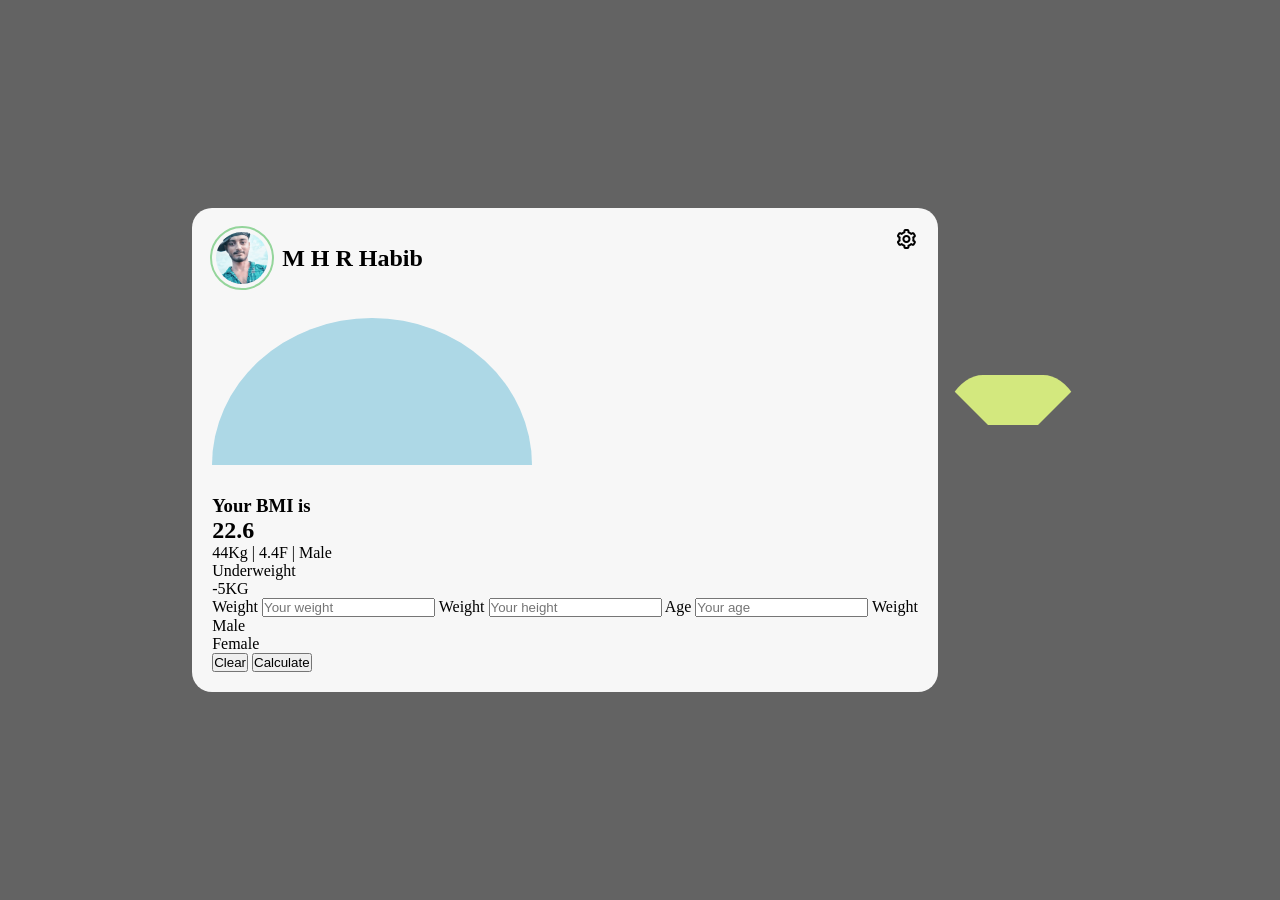
<file: BMI-calculator/index.html>
<!DOCTYPE html>
<html lang="en">
<head>
    <meta charset="UTF-8">
    <meta name="viewport" content="width=device-width, initial-scale=1.0">
    <title>BMI calculator</title>
    <!-- Boxicons CSS -->
    <link href='https://unpkg.com/boxicons@2.1.4/css/boxicons.min.css' rel='stylesheet'>
    <!-- css  -->
    <link rel="stylesheet" href="style.css">
</head>
<body>
    <div class="container">
        <div class="top-bar">
            <div class="profile">
                <img src="./img/habib.jpg" alt="User img">
                <h2>M H R Habib</h2>
            </div>
            <div class="setting">
                <i class='bx bx-cog'></i>
            </div>
        </div>
        <div class="calculation-chart">

        </div>
        <div class="calculation-info">
            <h3>Your BMI is</h3>
            <h2>22.6</h2>
            <p>44Kg | 4.4F | Male</p>
        </div>
        <div class="result-display">
            <p>Underweight</p>
            <p>-5KG</p>
        </div>
        <div class="user-input">
            <label for="userWeight">Weight</label>
            <input type="number" name="number" id="userWeight" placeholder="Your weight">
            
            <label for="userHeight">Weight</label>
            <input type="number" name="number" id="userHeight" placeholder="Your height">

            <label for="userAge">Age</label>
            <input type="number" name="number" id="userAge" placeholder="Your age">

            <label for="userGender">Weight</label>
            <div class="genter-box">
                <p>Male</p>
                <p>Female</p>
            </div>

        </div>
        <div class="buttons">
            <button>Clear</button>
            <button>Calculate</button>
        </div>
    </div>

    <div class="div1"></div>
</body>
</html>
</file>
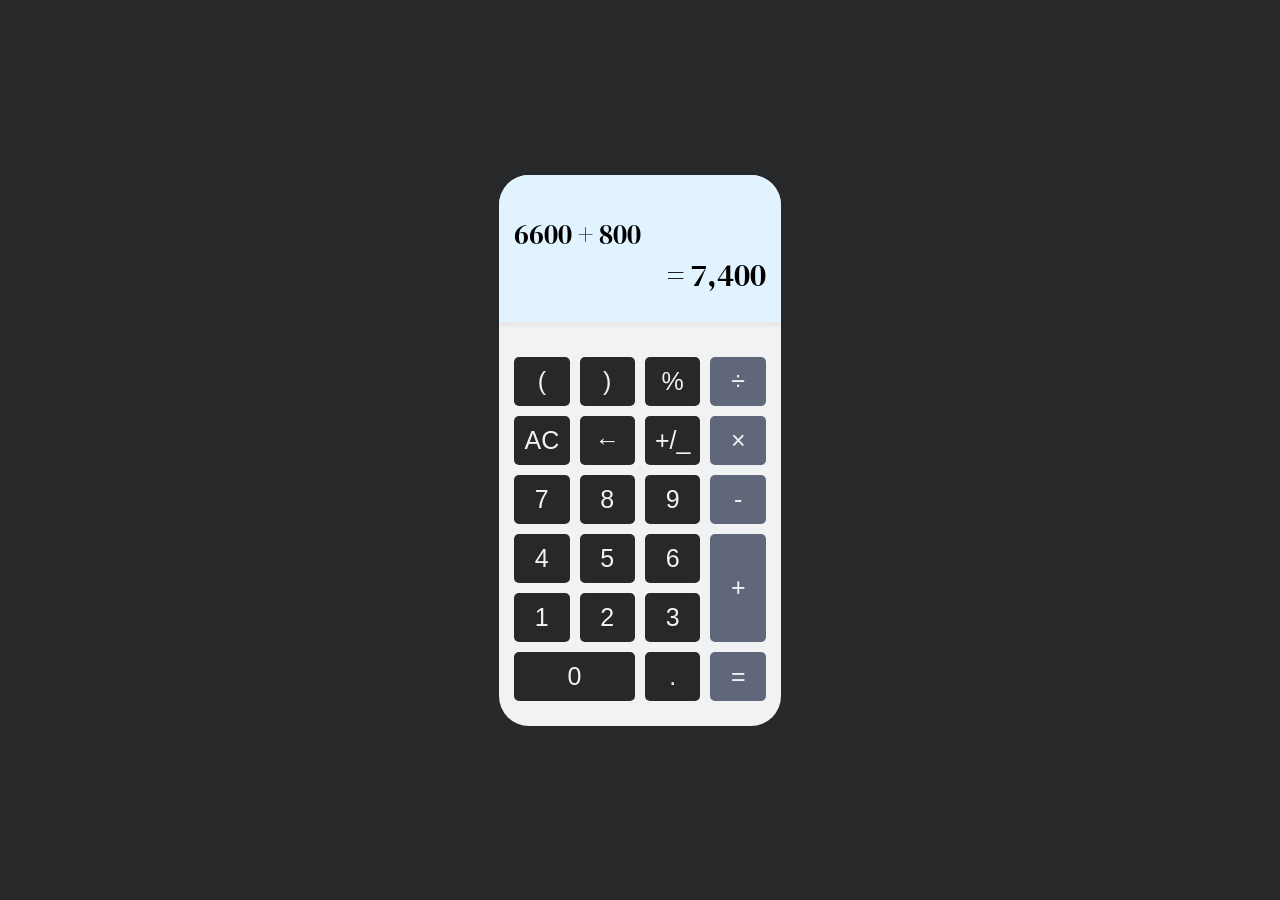
<file: Calculator/index.html>
<!DOCTYPE html>
<html lang="en">
<head>
    <meta charset="UTF-8">
    <meta name="viewport" content="width=device-width, initial-scale=1.0">
    <title>Calculator</title>
    <link rel="stylesheet" href="style.css">
    <!-- Boxicons CSS -->
    <link href='https://unpkg.com/boxicons@2.1.4/css/boxicons.min.css' rel='stylesheet'>
</head>
<body>

    <div class="container">
        <div class="display-area">
           <p id="calculate">6600 + 800</p>
           <p id="resultDisplay"> = 7,400</p>
        </div>
        <div class="buttons">
            <button class="button" data-value="(">(</button>
            <button class="button" data-value=")">)</button>
            <button class="button" data-value="%">%</button>
            <button class="button op" data-value="/">÷</button>
            <button class="button" data-value="ac">AC</button>
            <button class="button" data-value="del" id="backSpace">←</button>
            <button class="button" data-value="">+/_</button>
            <button class="button op" data-value="*">×</button>
            <button class="button" data-value="7">7</button>
            <button class="button" data-value="8">8</button>
            <button class="button" data-value="9">9</button>
            <button class="button op" data-value="-"> -</button>
            <button class="button" data-value="4">4</button>
            <button class="button" data-value="5">5</button>
            <button class="button" data-value="6">6</button>
            <button class="button op" data-value="+" style="grid-row: span 2">+</button>
            <button class="button" data-value="1">1</button>
            <button class="button" data-value="2">2</button>
            <button class="button" data-value="3">3</button>
            <button class="button" data-value="0" style="grid-column: span 2">0</button>
            <button class="button" data-value=".">.</button>
            <button class="button op" data-value="="> =</button>
        </div>
    </div>

     <script src="./app.js"></script>
</body>
</html>
</file>
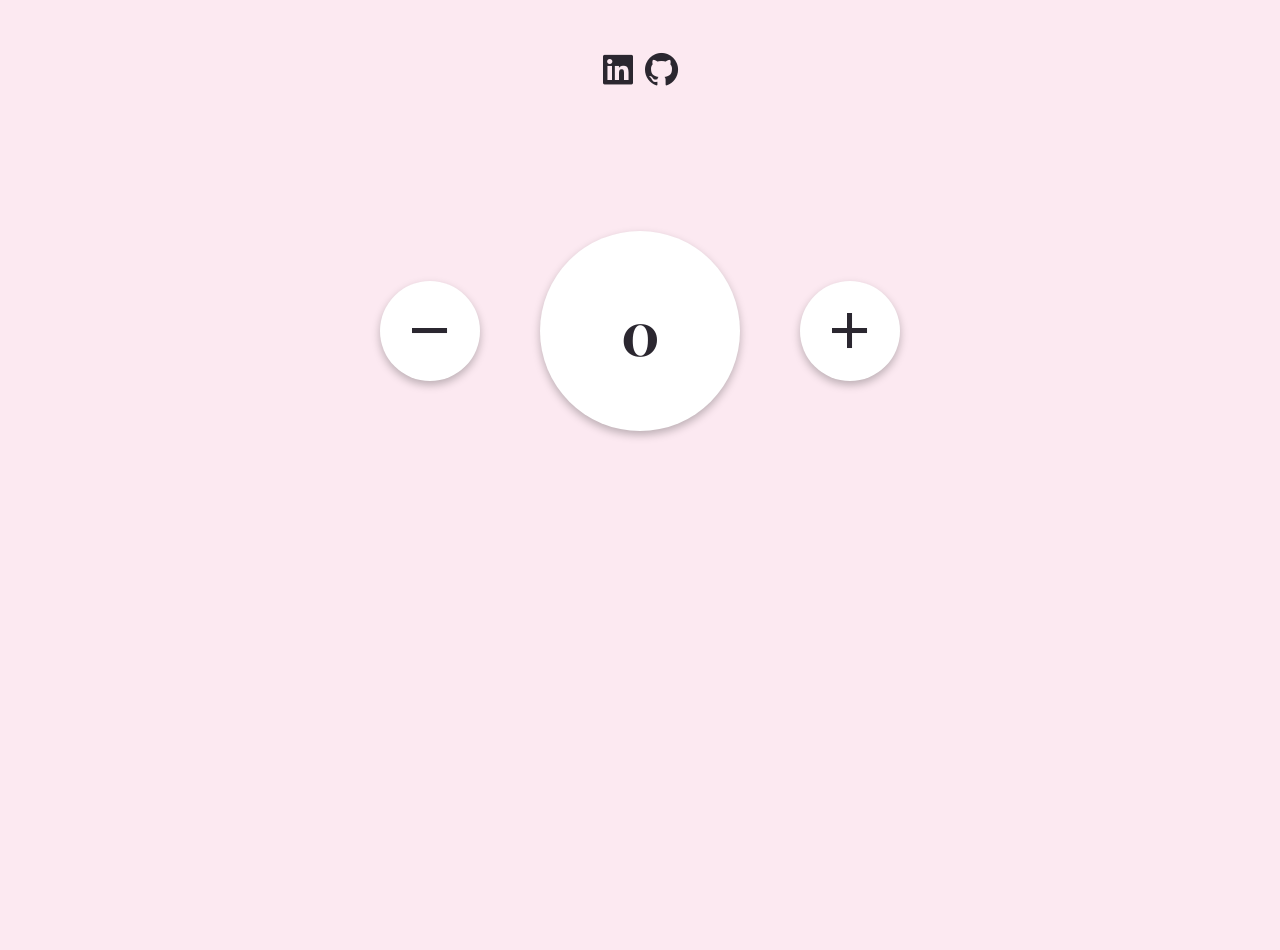
<file: Counter-App/index.html>
<!DOCTYPE html>
<html lang="en">
<head>
    <meta charset="UTF-8">
    <meta name="viewport" content="width=device-width, initial-scale=1.0">
    <title>Count App</title>
    <!-- Boxicons CSS -->
    <link href='https://unpkg.com/boxicons@2.1.4/css/boxicons.min.css' rel='stylesheet'>
    <!-- custom style file  -->
    <link rel="stylesheet" href="style.css">
</head>
<body>

    <nav>
        <div class="social-icons">
            <a target="_blank" href="https://www.linkedin.com/in/habibjx/"><i class='bx bxl-linkedin-square' ></i></a>
            <a target="_blank" href="https://github.com/habibjx"><i class='bx bxl-github'></i></a>
        </div>
    </nav>
    
    <header>
       <div class="container">
        <div class="cyrcle decrease">
            <i class='bx bx-minus'></i>
        </div>
        <div class="cyrcle display">00</div>
        <div class="cyrcle increase">
            <i class='bx bx-plus' ></i>
        </div>
        <div class="cyrcle reset disable">Reset</div>
       </div>
    </header>

    <!-- js file  -->
     <script src="./app.js"></script>
</body>
</html>
</file>
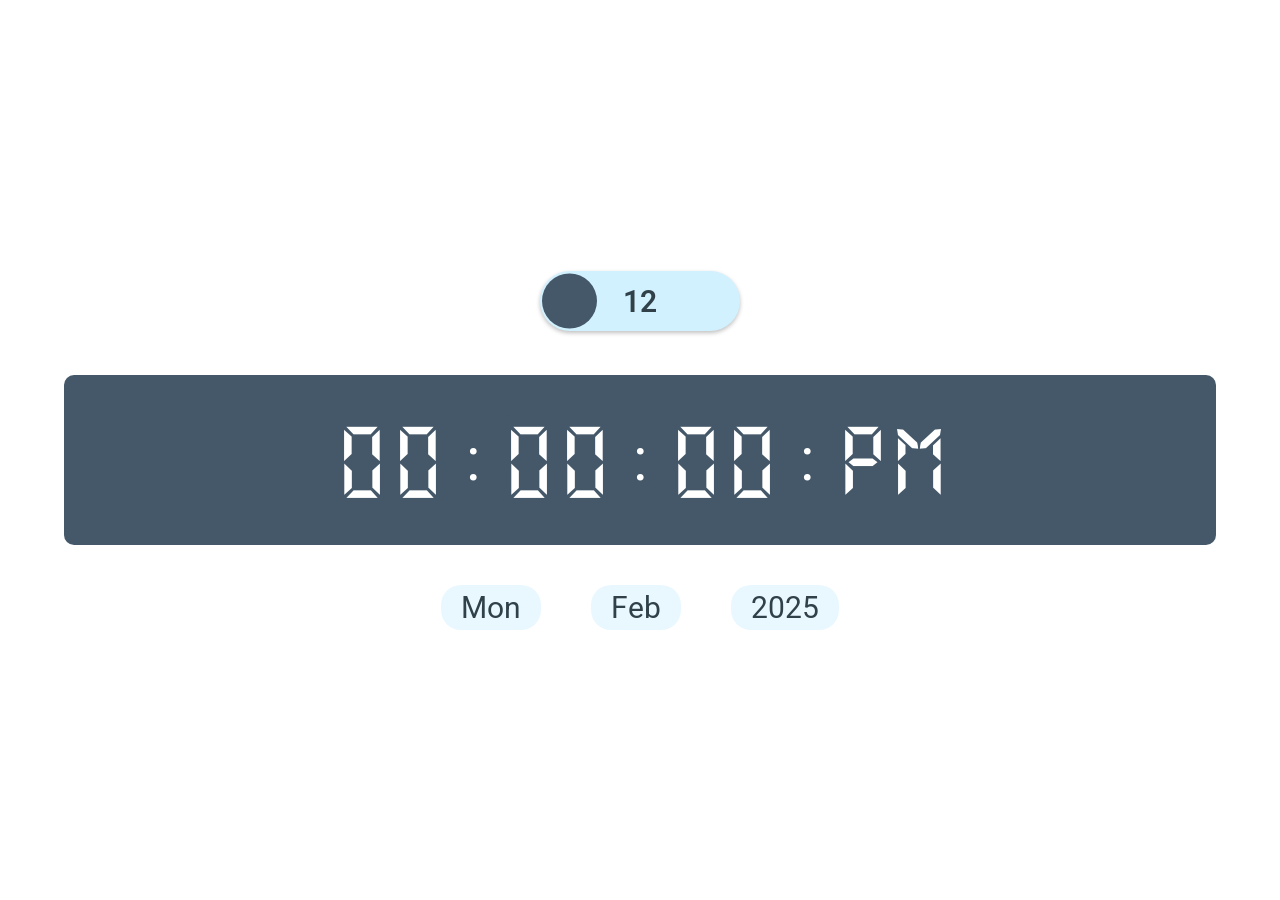
<file: Digita-Clock/index.html>
<!DOCTYPE html>
<html lang="en">
<head>
    <meta charset="UTF-8">
    <meta name="viewport" content="width=device-width, initial-scale=1.0">
    <title>Digital Clock</title>
    <link rel="stylesheet" href="style.css">
</head>
<body>
    <div class="container">
            <div class="switch-body">
                <label for="checkbox" id="switch"><span id="timeMood">12</span> <div class="switch-circle"></div></label>
            </div>
        <div class="time-display">
            <div  class="times"><p id="hours">00</p></div> <span>:</span>
            <div  class="times"><p id="minutes">00</p></div> <span>:</span>
            <div  class="times"><p id="seconds">00</p></div> <span id="timeDivider" class="colon-dot'">:</span>
            <div  class="times time-mood"><p id="ampm">PM</p></div>
        </div>
        <div class="date">
            <div  class="times-date"><p id="days">Mon</p></div>
            <div  class="times-date"><p id="months">Feb</p></div>
            <div  class="times-date"><p id="years">2025</p></div>
        </div>
    </div>

    <script src="./app.js"></script>
</body>
</html>
</file>
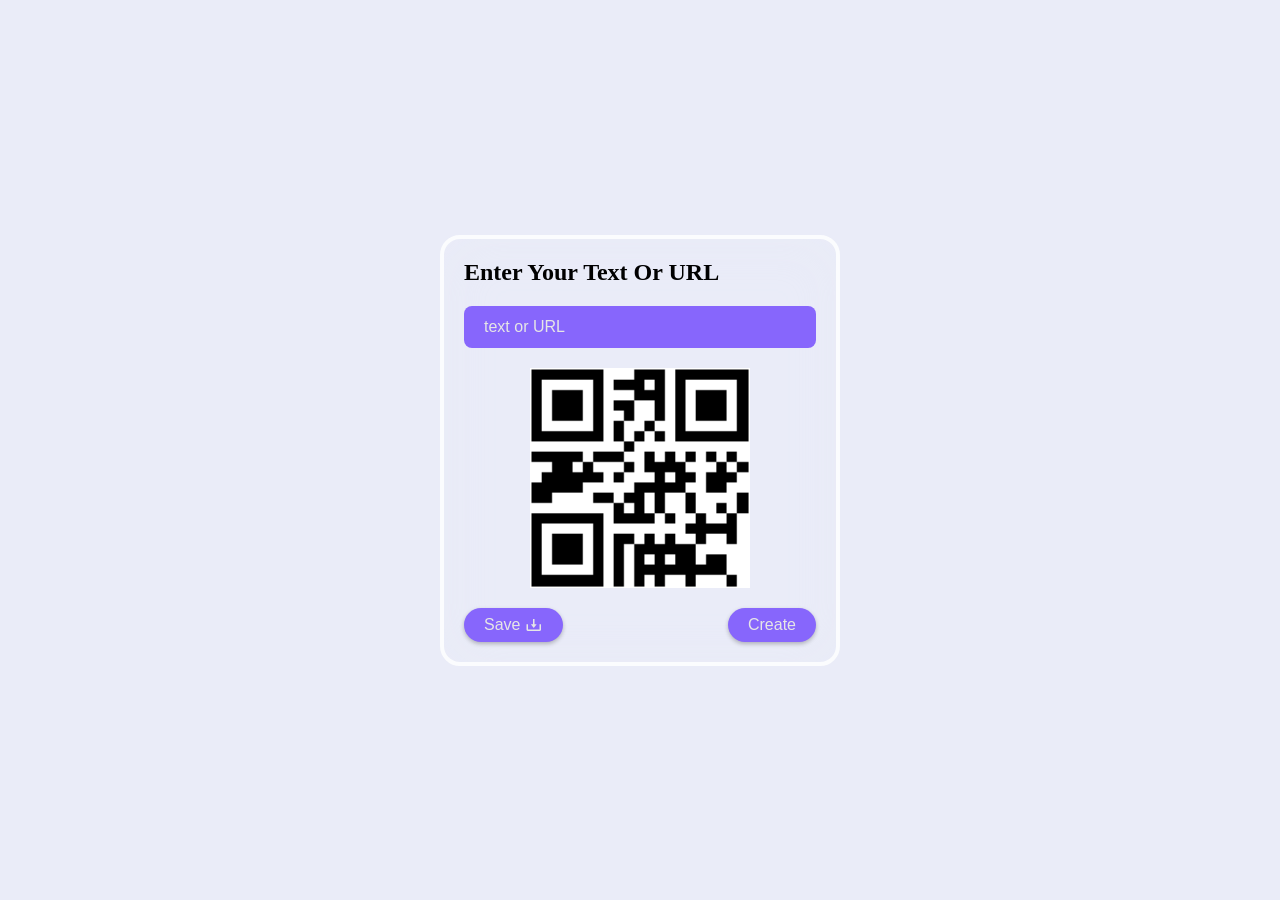
<file: qr-code-generator/index.html>
<!DOCTYPE html>
<html lang="en">
<head>
    <meta charset="UTF-8">
    <meta name="viewport" content="width=device-width, initial-scale=1.0">
    <title>QR Code Generator</title>
    <!-- Boxicons CSS -->
    <link href='https://unpkg.com/boxicons@2.1.4/css/boxicons.min.css' rel='stylesheet'>
    <link rel="stylesheet" href="style.css">
    <script src="./app.js" defer ></script>
</head>
<body>
    <div class="container">
        <h2>Enter Your Text Or URL</h2>
        <input id="input" type="text" placeholder="text or URL" autocomplete="off">
        <div class="img"><img id="img" src="./img/qr-code.png" alt="img"></div>
        <div class="buttons">
            <button id="saveQr" ><span>Save</span> <i class='bx bx-download'></i></button>
            <button id="create">Create</button>
        </div>
    </div>
</body>
</html>
</file>
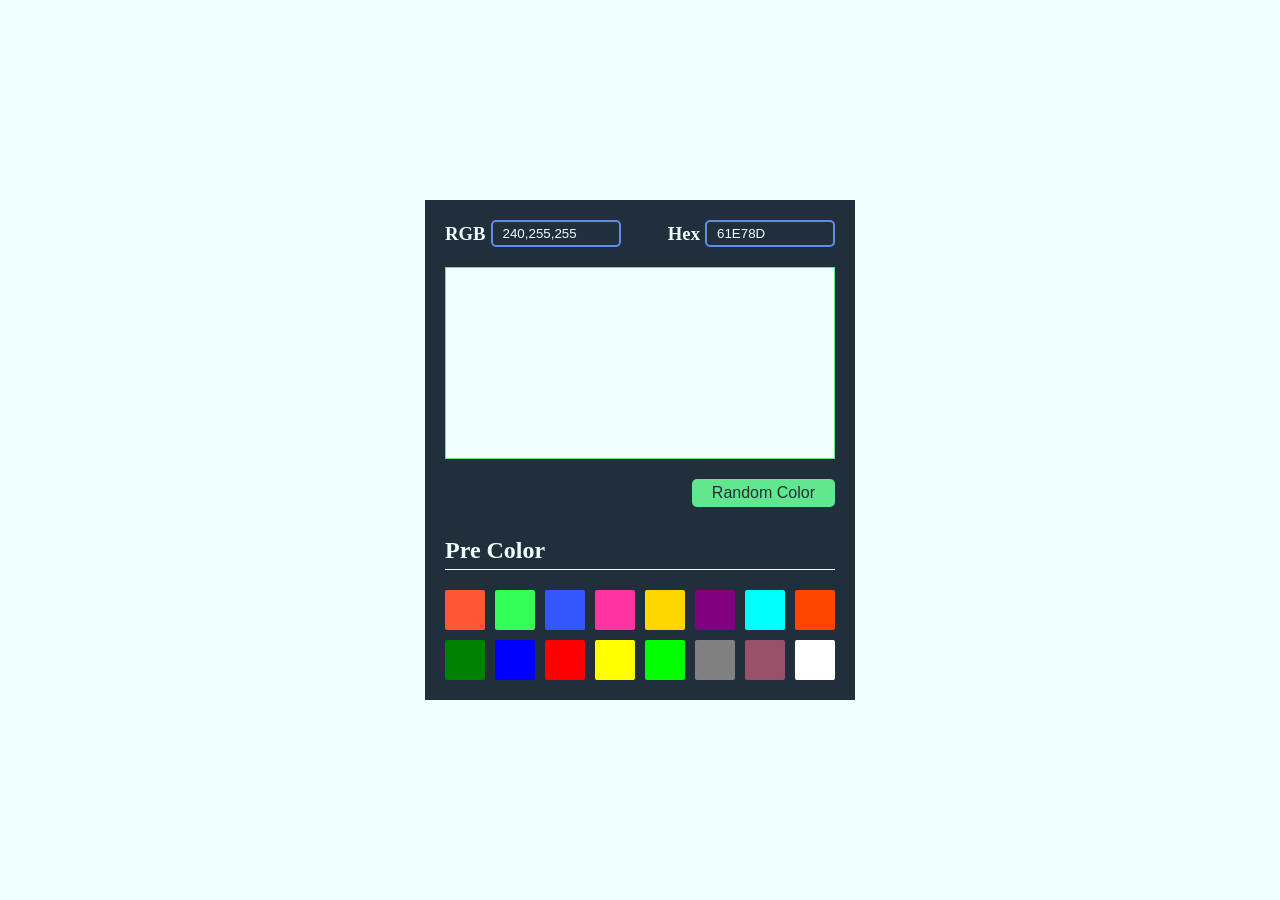
<file: random-color-generator/index.html>
<!DOCTYPE html>
<html lang="en">
<head>
    <meta charset="UTF-8">
    <meta name="viewport" content="width=device-width, initial-scale=1.0">
    <title>Random Color Generator</title>
    <link rel="stylesheet" href="style.css">
</head>
<body>
    <div class="container">
        <div class="upper-color-boxes">
            <div class="rgb box">
                <h3>RGB</h3>
                <input type="text" value="240,255,255" id="rgbBox">
                <span class="copied">Copied!</span>
            </div>
            <div class="hex box">
                <h3>Hex</h3>
                <input type="text" value="61E78D" id="hexBox">
                <span class="copied">Copied!</span>
            </div>
        </div>
        <div id="colorDisplay">
            
        </div>
        <div class="colorGBtn">
            <button id="randomButton">Random Color</button>
        </div>
        <div class="pre-color">
            <h2>Pre Color</h2>
            <span id="preColorCopyMsg">Copied</span>
            <div class="color-boxes">
                <!-- here append color box  -->
            </div>
        </div>
    </div>

    <script src="./app.js"></script>
</body>
</html>
</file>
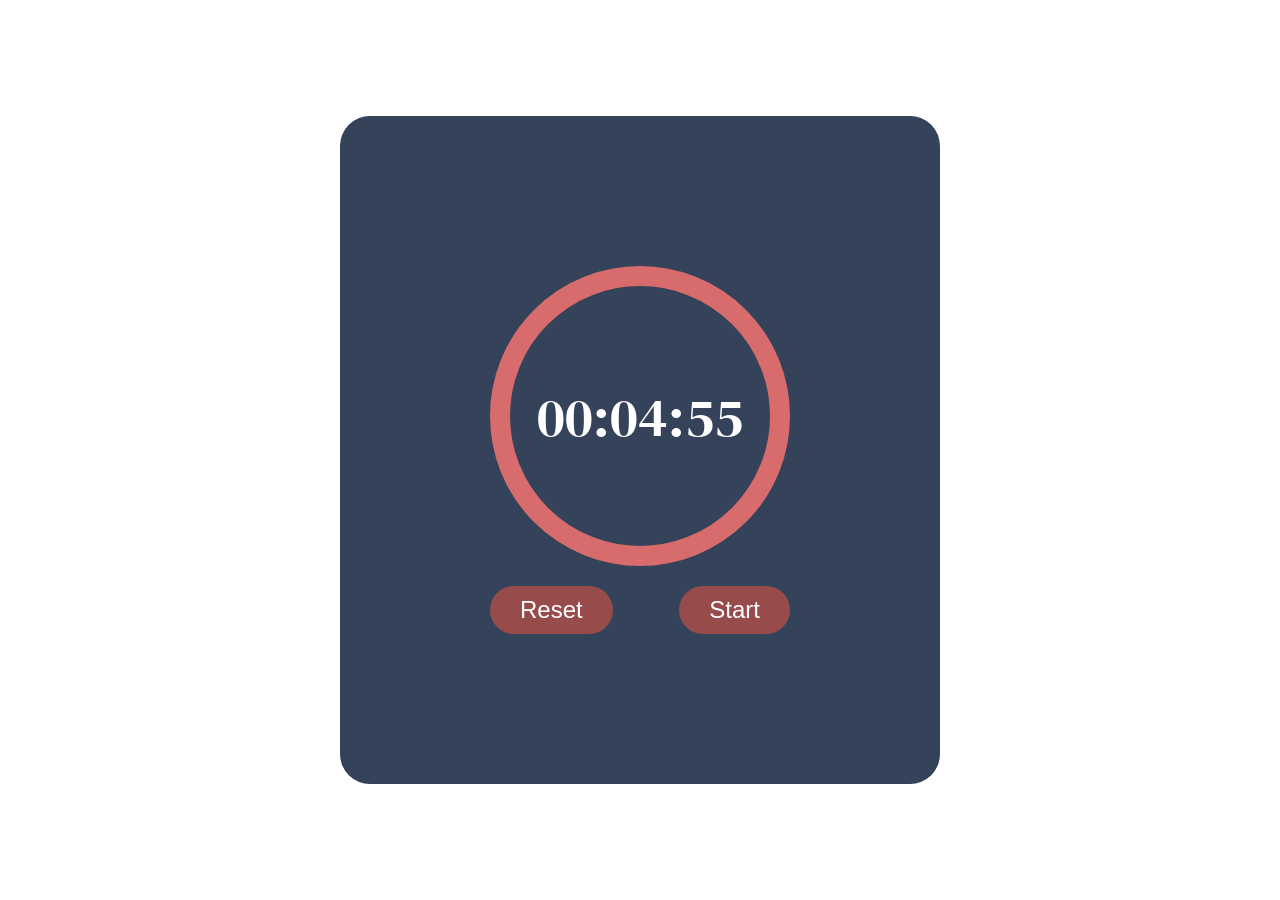
<file: stop-watch/index.html>
<!DOCTYPE html>
<html lang="en">
<head>
    <meta charset="UTF-8">
    <meta name="viewport" content="width=device-width, initial-scale=1.0">
    <title>Document</title>
    <link rel="stylesheet" href="style.css">
    <script src="./app.js" defer ></script>
</head>
<body>
    <div class="container">
        <div class="display">
            <p id="display">00:04:55</p>
        </div>
        <div class="buttons">
            <button id="reset">Reset</button>
            <button id="start">Start</button>
        </div>
    </div>
</body>
</html>
</file>
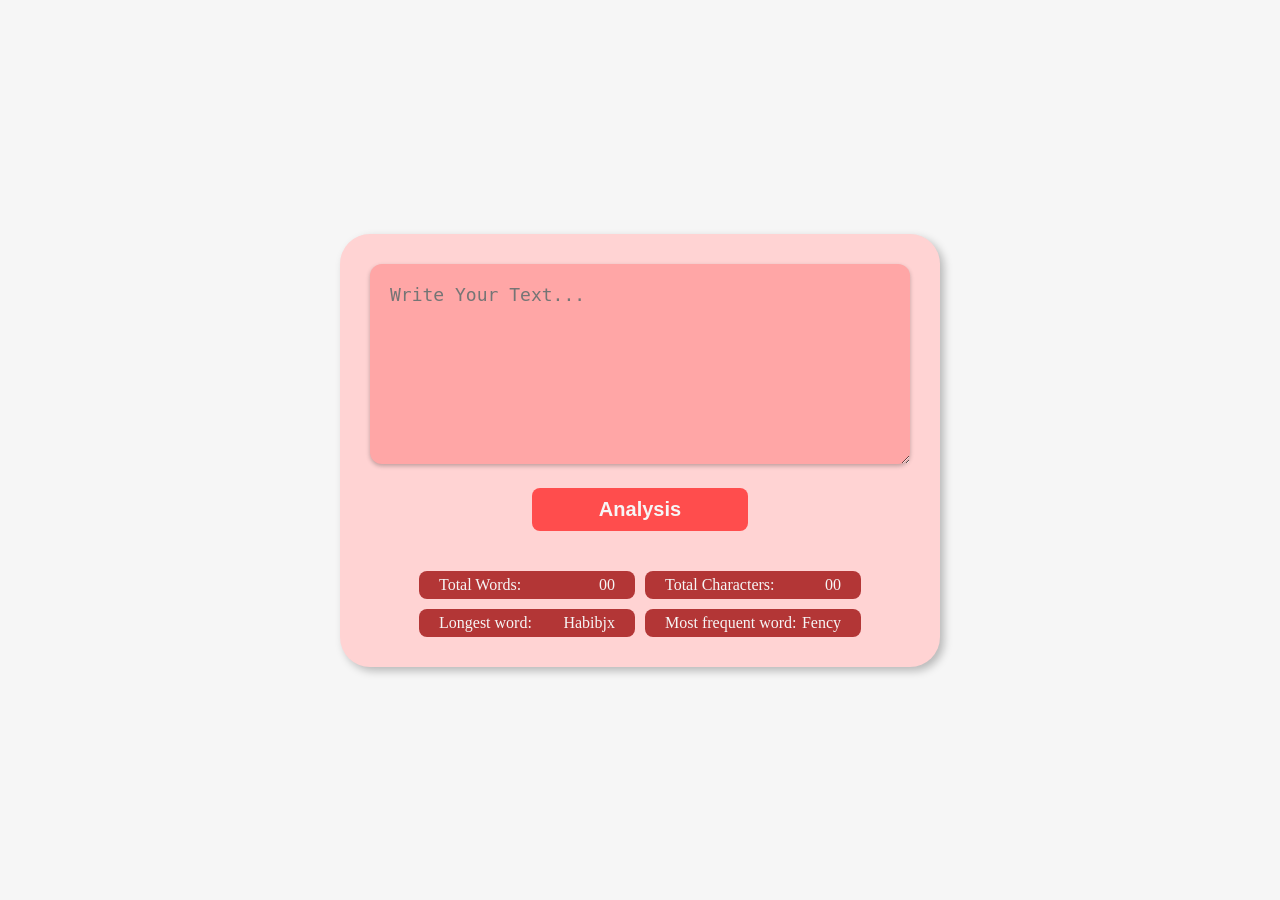
<file: Text-Analyzer/index.html>
<!DOCTYPE html>
<html lang="en">
<head>
    <meta charset="UTF-8">
    <meta name="viewport" content="width=device-width, initial-scale=1.0">
    <title>Text Analyzer</title>
    <link rel="stylesheet" href="style.css">
</head>
<body>
    <div class="container">
        <textarea name="" id="textarea" placeholder="Write Your Text..."></textarea>
        <button id="analysisButton">Analysis</button>
        <div class="outputs">
            <div>
                <p>Total Words:</p>
                <p id="wordDisplay">00</p>
            </div>
            <div>
                <p>Total Characters:</p>
                <p id="charDisplay">00</p>
            </div>
            <div>
                <p>Longest word:</p>
                <p id="longWordDisplay">Habibjx</p>
            </div>
            <div>
                <p>Most frequent word: </p>
                <p id="mostFrequentWordDisplay">Fency</p>
            </div>
        </div>
    </div>
    <script src="./app.js"></script>
</body>
</html>
</file>
<file: BMI-calculator/style.css>
*{margin: 0; padding: 0; box-sizing: border-box;}
body{
    width: 100%;
    min-height: 100vh;
    display: flex;
    justify-content: center;
    align-items: center;
    background: #636363;
}
.container{
    /* border: 1px solid red; */
    background: #F7F7F7;
    padding: 20px;
    border-radius: 20px;
}
.container .top-bar{
    display: flex;
    justify-content: space-between;
    align-items: start;
}
.top-bar .profile{
    display: flex;
    justify-content: flex-start;
    align-items: center;
    gap: 10px;
}
.top-bar .profile img{
    width: 60px;
    height: 60px;
    border-radius: 50%;
    overflow: hidden;
    border: 4px solid #F7F7F7;
    outline: 2px solid #94D59B;
}
.top-bar .profile h2{
    font-size: 24px;
    font-weight: 700;
}
.top-bar .setting i{
    font-size: 24px;
    cursor: pointer; 
}

/* chart ================  */
.calculation-chart {
    margin: 30px 0;
    width: 320px;
    height: 147px;
    border-radius: 50% / 100% 100% 0 0;
    background: lightblue;
}
.div1{
    width: 150px;
    height: 150px;
    /* background: rgb(126, 226, 199); */
    border: 50px solid transparent;
    border-top-color: rgb(211, 232, 126);
    border-radius: 40% / 100px;
}
</file>
<file: Calculator/style.css>
/* google fonts  */
@import url('https://fonts.googleapis.com/css2?family=DM+Serif+Display:ital@0;1&display=swap');

*{
    margin: 0;
    padding: 0;
    box-sizing: border-box;
    border: none;
    outline: none;
}
:root{
    --color-white: #F1F2F3;
    --color-black: #272829;
    --color-gray-black: #61677A;
    --color-gray-white: #E0F3FF;
}
body{
    width: 100%;
    height: 100vh;
    display: flex;
    justify-content: center;
    align-items: center;
    background: var(--color-black);
    font-family: "DM Serif Display", serif;
}
i{
    font-size: 30px;
    cursor: pointer;
    color: var(--color-black);
}
.container{
    max-width: 300px;
    min-width: 280px;
    background: var(--color-white);
    border-radius: 30px;
    overflow: hidden;
}
.container .display-area{
    width: 100%;
    padding: 25px 15px;
    background: var(--color-gray-white);
    box-shadow: 0 4px 4px rgba(0,0,0, 0.05);
}
.display-area input{
    width: 100%;
    white-space: nowrap;
    overflow: hidden;
    text-overflow: ellipsis;
    background: none;
}
.display-area #calculate{
    margin-top: 15px;
    font-size: 28px;
}
.display-area #resultDisplay{
    font-size: 32px;
    text-align: right;
}
.container .buttons{
    display: grid;
    grid-template-columns: repeat(4, 1fr);
    gap: 10px;
    padding: 25px 15px;
    margin-top: 10px;
}
.buttons .button{
    background: var(--color-black);
    color: var(--color-white);
    padding: 10px 10px;
    font-size: 25px;
    cursor: pointer;
    border-radius: 5px;
    transition: .3s ease;
}
.buttons .button:hover{
    background: var(--color-gray-black);
    transform: scale(1.02);
}
.buttons .op{
    background: var(--color-gray-black) !important;
}
.buttons .op:hover{
    background: var(--color-black) !important;
}
</file>
<file: Counter-App/style.css>
/* google fonts  */
@import url('https://fonts.googleapis.com/css2?family=Playfair+Display:ital,wght@0,400..900;1,400..900&display=swap');

*{
    margin: 0;
    padding: 0;
    box-sizing: border-box;
    text-decoration: none;
}
body{
    width: 100%;
    height: 100vh;
    background: #FCE9F1;
    color: #2B2730;
    font-family: "Playfair Display", serif;
}
nav{
    text-align: center;
    margin: 50px 0;
}
nav i{
    font-size: 40px;
    cursor: pointer;
    transition: .3s ease;
    color: #2B2730;
}
nav i:hover{
    transform: scale(1.1);
}
header{
    padding-top: 10vh;
}
header .container{
    display: flex;
    justify-content: center;
    align-items: center;
    gap: 60px;
    position: relative;
}
header .cyrcle{
    width: 100px;
    height: 100px;
    border-radius: 50%;
    background-color: #ffffff;
    box-shadow: 0 4px 8px rgba(0,0,0,0.25);

    display: grid;
    place-content: center;
    transition: .3s ease;
}
header .cyrcle i{
    font-size: 60px;
    position: relative;
}
header .cyrcle.display{
    width: 200px;
    height: 200px;
    font-size: 60px;
    font-weight: 700;
}
header .cyrcle.decrease,
header .cyrcle.increase{
    cursor: pointer;
}
header .cyrcle.decrease:hover{
    background-color: #FC6464;
}
header .cyrcle.increase:hover{
    background-color: #89ED95;
}
header .reset{
    position: absolute;
    left: 50%;
    top: 120%;
    transform: translateX(-50%);
    cursor: pointer;
    font-size: 20px;
    transition: .3s ease;
}
header .reset:hover{
    background: #ec3d3d;
    color: white;
}
header .reset.disable{
    width: 0;
    height: 0;
    opacity: 0;
}

@media screen and (max-width: 500px){ 
    header {
        padding-top: 5vh;
    }
    header .container{
        display: grid;
        place-content: center;
    }
    header .cyrcle.increase,
    header .cyrcle.decrease{
        position: absolute;
        bottom: -100px;
    }
    header .cyrcle.decrease{
        left: 10%;
    }
    header .cyrcle.increase{
        right: 10%;
    }
    header .reset{
        top: 150%;
    }
}
</file>
<file: Digita-Clock/style.css>
/* google font  */
@import url('https://fonts.googleapis.com/css2?family=Roboto:ital,wght@0,100..900;1,100..900&display=swap');

/* custom fonts  */
@font-face {
    font-family: 'Digital-Number';
    src: url('./fonts/DigitalNumbers-Regular.ttf') format('truetype');
    font-weight: normal;
    font-style: normal;
}
:root{
    --color-bg-pri: #445869;
    --color-bg-sec: #D2F1FF;
}
*{
    margin: 0;
    padding: 0;
    box-sizing: border-box;
}
body{
    width: 100%;
    min-height: 100vh;
    display: flex;
    justify-content: center;
    align-items: center;
    font-family: "Roboto", sans-serif;
}
.switch-body{
    text-align: center;
}
.switch-body label{
    width: 200px;
    height: 60px;
    background: var(--color-bg-sec);
    box-shadow: 0 2px 4px rgba(0,0,0,0.25);
    display: inline-block;
    border-radius: 50px;
    position: relative;
    cursor: pointer;
}
.switch-circle{
    position: absolute;
    width: 55px;
    height: 55px;
    background: var(--color-bg-pri);
    z-index: 15;
    top: 50%;
    left: 2px;
    transform: translateY(-50%);
    border-radius: 50%;
    transition: left .3s ease;
}
.switch-body label span{
    position: absolute;
    top: 50%;
    left: 50%;
    transform: translate(-50%, -50%);
    z-index: 10;
    font-size: 30px;
    font-weight: 600;
    user-select: none;
    color:#30414A;
}
.time-display{
    display: flex;
    justify-content: center;
    align-items: center;
    gap: 80px; 
    margin: 60px 0;  
}
.time-display .times{
    width: 250px;
    height: 200px;
    background: var(--color-bg-pri);
    border-radius: 10px;
    box-shadow: 0 2px 4px rgba(0,0,0,0.25);

    display: grid;
    place-content: center;
}
.time-display span{
    font-size: 60px;
    color: white;
    display: none;
}
.time-display .times p{
    font-family: "Digital-Number", sans-serif;
    font-size: 100px;
    color: #ffffff;
}
.date{
    display: flex;
    justify-content: center;
    align-items: center;
    gap: 50px;
}
.date .times-date{
    background: #E9F8FF;
    color: #30414A;
    padding: 5px 20px;
    border-radius: 20px;
    font-size: 30px;
}
.colon-dot{
    display: none !important;
}
@media only screen and (max-width: 1343px){
    .container{
        width: 90%;
    }
    .time-display{
        width: 100%;
        gap: 20px; 
        margin: 40px 0; 
        padding: 40px 0; 
        background: var(--color-bg-pri);
        border-radius: 10px;
    }
    .time-display .times{
        width: auto;
        height: auto;
        box-shadow: none;
    }
    .time-display span{
        display: block;
    }
    .time-display .times p{
        font-size: 70px;
    }
}

@media only screen and (max-width: 700px){
    .switch-body label span{
        font-size: 20px;
    }
    .time-display .times p{
        font-size: 40px;
    }
    .date{
        gap: 10px;
    }
    .date .times-date{
        font-size: 25px;
    }
}
@media only screen and (max-width: 460px){
    .time-display .times p{
        font-size: 30px;
    }
    .time-display{
        gap: 10px;
    }
    .time-display span{
        display: block;
        font-size: 20px;
    }
}
</file>
<file: qr-code-generator/style.css>
*{margin: 0; padding: 0;box-sizing: border-box; border: none; outline: none;}
body{
    width: 100%;
    height: 100vh;
    display: flex;
    justify-content: center;
    align-items: center;
    background: #EAECF8;
}
.container{
    width: 400px;
    max-width: 50%;
    padding: 20px;
    border-radius: 20px;
    background: #EAECF8;
    border: 4px solid #FBFCFE;
    box-shadow: inset 2px 2px 50px rgba(234, 236, 248, 0.22);
    backdrop-filter: blur(20px);
    -webkit-backdrop-filter: blur(20px);
}
.container input{
    width: 100%;
    font-size: 16px;
    margin: 20px 0;
    padding: 12px 20px;
    border-radius: 8px;
    background: #8766FC;
    color: #E6E6E6;
}
.container .img{
    display: flex;
    align-content: center;
    justify-content: center;
    height: 220px;
}
.container input::placeholder{
    color: #E6E6E6; 
}
.container .buttons{
    display: flex;
    justify-content: space-between;
    align-items: center;
    margin-top: 20px;
}
.buttons button{
    padding: 8px 20px;
    font-size: 16px;
    border-radius: 20px;
    background: #8766FC;
    color: #E6E6E6;
    cursor: pointer;
    box-shadow: 0 2px 4px rgba(0,0,0,0.25);
    transition: .2s;
}
.buttons button:hover{
    transform: scale(1.1);
}
.buttons :first-child{
    display: flex;
    align-items: center;
    gap: 5px;
}
.buttons i{
    font-size: 18px;
}
@media screen and (max-width: 500px){
    .container{
        max-width: 80%;
    }
}
@media screen and (max-width: 350px){
    .container{
        max-width: 90%;
    }
}
</file>
<file: random-color-generator/style.css>
*{
    margin: 0;
    padding: 0;
    box-sizing: border-box;
    border: none;
    outline: none;
}
:root{
    --color-primary: #f0ffff;
    --color-secondary: #618BE7;
    --color-btn: #61E78D;
    --color-section: #212F3D;
}
body{
    width: 100%;
    min-height: 100vh;
    display: flex;
    justify-content: center;
    align-items: center;
    background:  var(--color-primary);
    color: var(--color-primary);
}
input{
    background: transparent;
    width: 130px;
}
.container{
    max-width: 500px;
    background: var(--color-section);
    padding: 20px;
}
.upper-color-boxes{
    display: flex;
    justify-content: space-between;
    align-items: center;
    gap: 20px;
}
.upper-color-boxes .box{
    display: flex;
    align-items: center;
    gap: 5px;
    position: relative;
}
.upper-color-boxes input{
    padding: 4px 10px;
    border: 2px solid #618BE7;
    color: var(--color-primary);
    border-radius: 5px;
    cursor: pointer;
}
.copied{
    position: absolute;
    left: 20%;
    top: 100%;
    display: none;
}
#colorDisplay{
    width: 100%;
    height: 12rem;
    margin: 20px 0;
    border: 1px solid var(--color-btn);
    background: var(--color-primary);
}
.colorGBtn{
    text-align: right;
}
.colorGBtn button{
    font-size: 16px;
    font-size: 600;
    padding: 5px 20px;
    border-radius: 5px;
    background: var(--color-btn);
    color: var(--color-section);
    cursor: pointer;
}
.pre-color{
    width: 100%;
    margin-top: 30px;
}
.pre-color h2{
    border-bottom: 1px solid var(--color-primary);
    padding-bottom: 5px;
}
.pre-color{
    position: relative;
}
#preColorCopyMsg{
    position: absolute;
    top: 5px;
    right: 0;
    display: none;
}
.color-boxes{
    margin-top: 20px;
    display: grid;
    grid-template-columns: repeat(8, 1fr);
    gap: 10px;
}
.pre-color-box{
    width: 40px;
    height: 40px;
    border-radius: 2px;
    /* background: var(--color-primary); */
    cursor: pointer;
}
@media screen and (max-width: 400px){
    .container {
        width: 90%;
    }
    .upper-color-boxes {
        flex-direction: column;
        justify-content: center;
        gap: 10px;
    }
    .hexAndRam {
        flex-direction: column;
    }
    .color-boxes {
        display: flex;
        flex-wrap: wrap;
        justify-content: center;
    }
}
</file>
<file: stop-watch/style.css>
/* google fonts  */
@import url('https://fonts.googleapis.com/css2?family=DM+Serif+Display:ital@0;1&display=swap');
*{
    margin: 0;
    padding: 0;
    box-sizing: border-box;
    border: none;
    outline: none;
}
body{
    width: 100%;
    min-height: 100vh;
    display: flex;
    justify-content: center;
    align-items: center;
    font-family: "DM Serif Display", serif;
    color: #fff;
}
.container{
    padding: 150px;
    background: #344359;
    border-radius: 30px;
    display: grid;
    place-content: center;
}
.container .display{
    width: 300px;
    height: 300px;
    border-radius: 50%;
    border: 20px solid #D86B6B;
    font-size: 55px;
    padding: 31% 9%;
}
.container .buttons{
    display: flex;
    justify-content: space-between;
    margin-top: 20px;
}
.buttons button{
    font-size: 24px;
    padding: 10px 30px;
    border-radius: 30px;
    background: #974B4B;
    color: #fff;
    cursor: pointer;
    transition: all 0.3s ease;
}
.buttons button:hover{
    background: #D86B6B;
}
@media screen and (max-width: 600px){
    .container {
        width: 90%;
        padding: 20% 5%;
    }
    .container .display {
        width: 250px;
        height: 250px;
        border: 15px solid #D86B6B;
        font-size: 44px;
    }
}
@media screen and (max-width: 350px){
    .container .display {
        width: 200px;
        height: 200px;
        border: 10px solid #D86B6B;
        font-size: 32px;
        padding: 35% 16%
    }
    .buttons button {
        font-size: 18px;
        padding: 5px 20px;
        border-radius: 20px;
    }
}
</file>
<file: Text-Analyzer/style.css>
*{
    margin: 0;
    padding: 0;
    box-sizing: border-box;
    border: none;
    outline: none;
}
:root{
    --color-bg: #F6F6F6;
    --color-section: #FFD3D3;
    --color-text-area: #FFA6A6;
    --color-btn: #FF4D4D;
    --color-output: #B33636;
    --shadow: 4px 4px 8px rgb(0,0,0,0.25);
}
body{
    width: 100%;
    height: 100vh;
    display: flex;
    justify-content: center;
    align-items: center;
    background: var(--color-bg);
    color: var(--color-bg);
}
.container{
    width: 600px;
    padding: 30px;
    text-align: center;
    box-shadow: var(--shadow);
    border-radius: 30px;
    background: var(--color-section);
}
.container textarea{
    width: 100%;
    min-height: 200px;
    resize: vertical;
    padding: 20px;
    background: var(--color-text-area);
    color: black;
    font-size: 18px;
    border-radius: 12px;
    box-shadow:  0 2px 4px rgb(0,0,0,0.25);
}
.container button{
    width: 40%;
    margin: 20px 0 40px 0;
    padding: 10px 30px;
    border: 10px;
    background: var(--color-btn);
    border-radius: 8px;
    font-size: 20px;
    font-weight: 700;
    color: var(--color-bg);
    cursor: pointer;
    transition: .3s ease;
}
.container button:hover{
    background: #f43c3c;
}
.container .outputs{
    width: 100%;
    display: flex;
    flex-wrap: wrap;
    justify-content: center;
    align-items: center;
    gap: 10px;
}
.outputs > div{
    min-width: 40%;
    width: fit-content;
    background: var(--color-output);
    border-radius: 8px;
    padding: 5px 20px;
    display: flex;
    justify-content: space-between;
}
.outputs > div :first-child{
    margin-right: 4px;
}
@media screen and (max-width: 540px){
    .container textarea {
        min-height: 150px;
    }
    .container button {
        width: 100%;
        font-weight: 500;
    }
    .container .outputs {
        display: flex;
        flex-direction: column;
    }
    .outputs > div {
        width: 100%;
    }
}
</file>
